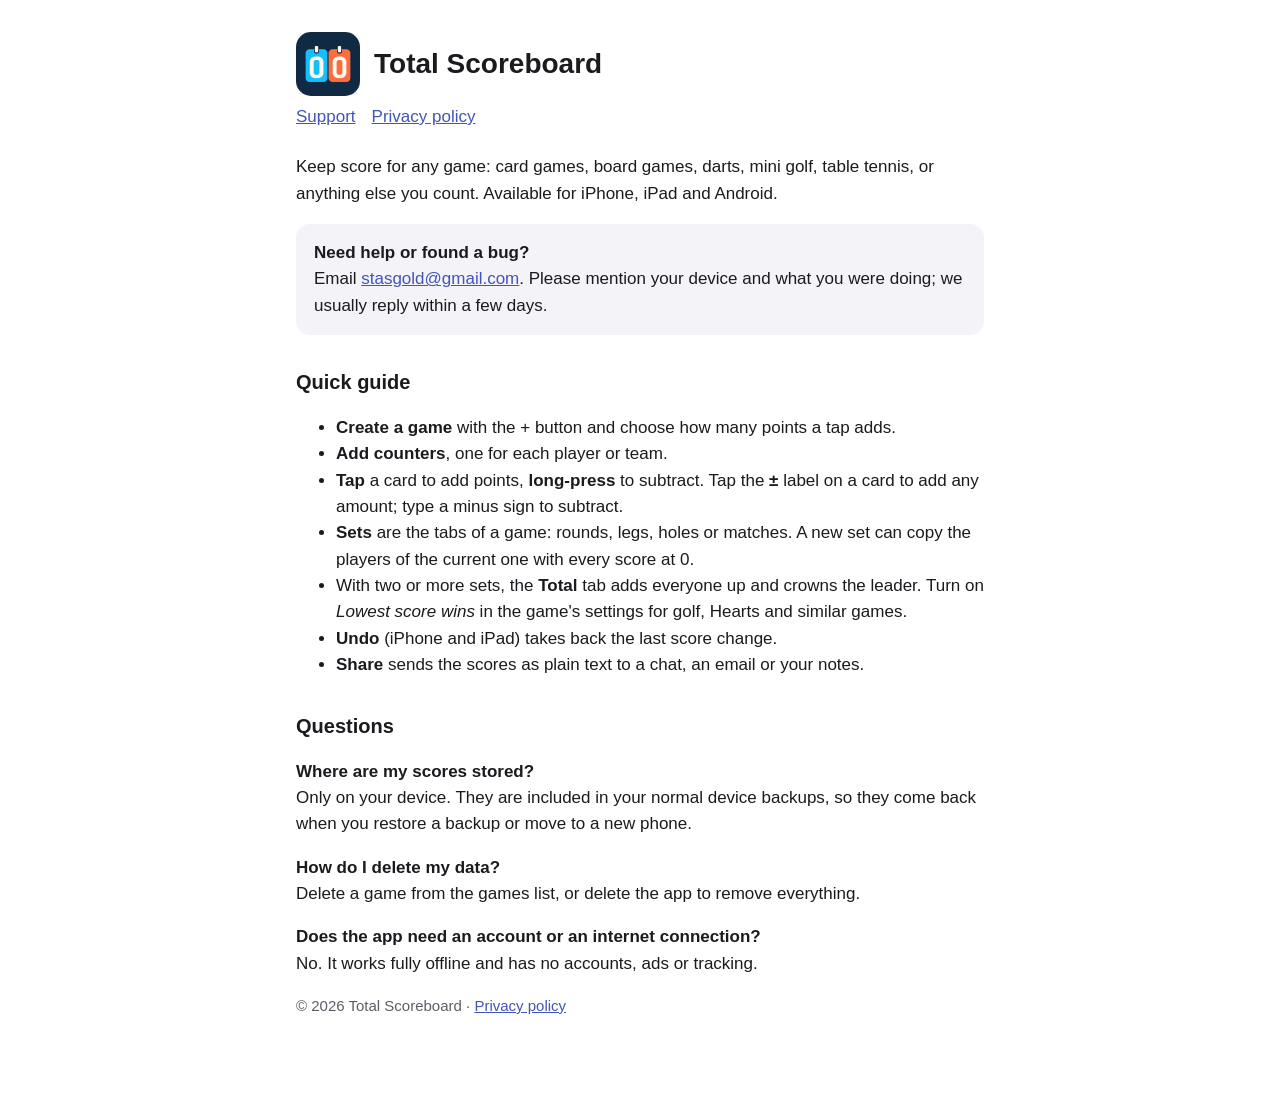
<file: index.html>
<!doctype html>
<html lang="en">
<head>
  <meta charset="utf-8">
  <meta name="viewport" content="width=device-width, initial-scale=1">
  <title>Total Scoreboard – Support</title>
  <meta name="description" content="Help and contact for Total Scoreboard, the score keeper for any game.">
  <link rel="icon" href="icon.png">
  <link rel="stylesheet" href="style.css">
</head>
<body>
<main>
  <header>
    <img src="icon.png" alt="">
    <h1>Total Scoreboard</h1>
  </header>
  <nav><a href="./">Support</a><a href="privacy.html">Privacy policy</a></nav>

  <p>Keep score for any game: card games, board games, darts, mini golf, table tennis, or anything else you count.
     Available for iPhone, iPad and Android.</p>

  <div class="card">
    <strong>Need help or found a bug?</strong><br>
    Email <a href="mailto:stasgold@gmail.com?subject=Total%20Scoreboard">stasgold@gmail.com</a>.
    Please mention your device and what you were doing; we usually reply within a few days.
  </div>

  <h2>Quick guide</h2>
  <ul>
    <li><strong>Create a game</strong> with the + button and choose how many points a tap adds.</li>
    <li><strong>Add counters</strong>, one for each player or team.</li>
    <li><strong>Tap</strong> a card to add points, <strong>long-press</strong> to subtract.
        Tap the <strong>±</strong> label on a card to add any amount; type a minus sign to subtract.</li>
    <li><strong>Sets</strong> are the tabs of a game: rounds, legs, holes or matches. A new set can copy the
        players of the current one with every score at 0.</li>
    <li>With two or more sets, the <strong>Total</strong> tab adds everyone up and crowns the leader.
        Turn on <em>Lowest score wins</em> in the game's settings for golf, Hearts and similar games.</li>
    <li><strong>Undo</strong> (iPhone and iPad) takes back the last score change.</li>
    <li><strong>Share</strong> sends the scores as plain text to a chat, an email or your notes.</li>
  </ul>

  <h2>Questions</h2>
  <p><strong>Where are my scores stored?</strong><br>
     Only on your device. They are included in your normal device backups, so they come back when you restore
     a backup or move to a new phone.</p>
  <p><strong>How do I delete my data?</strong><br>
     Delete a game from the games list, or delete the app to remove everything.</p>
  <p><strong>Does the app need an account or an internet connection?</strong><br>
     No. It works fully offline and has no accounts, ads or tracking.</p>

  <p class="muted">© 2026 Total Scoreboard · <a href="privacy.html">Privacy policy</a></p>
</main>
</body>
</html>
</file>
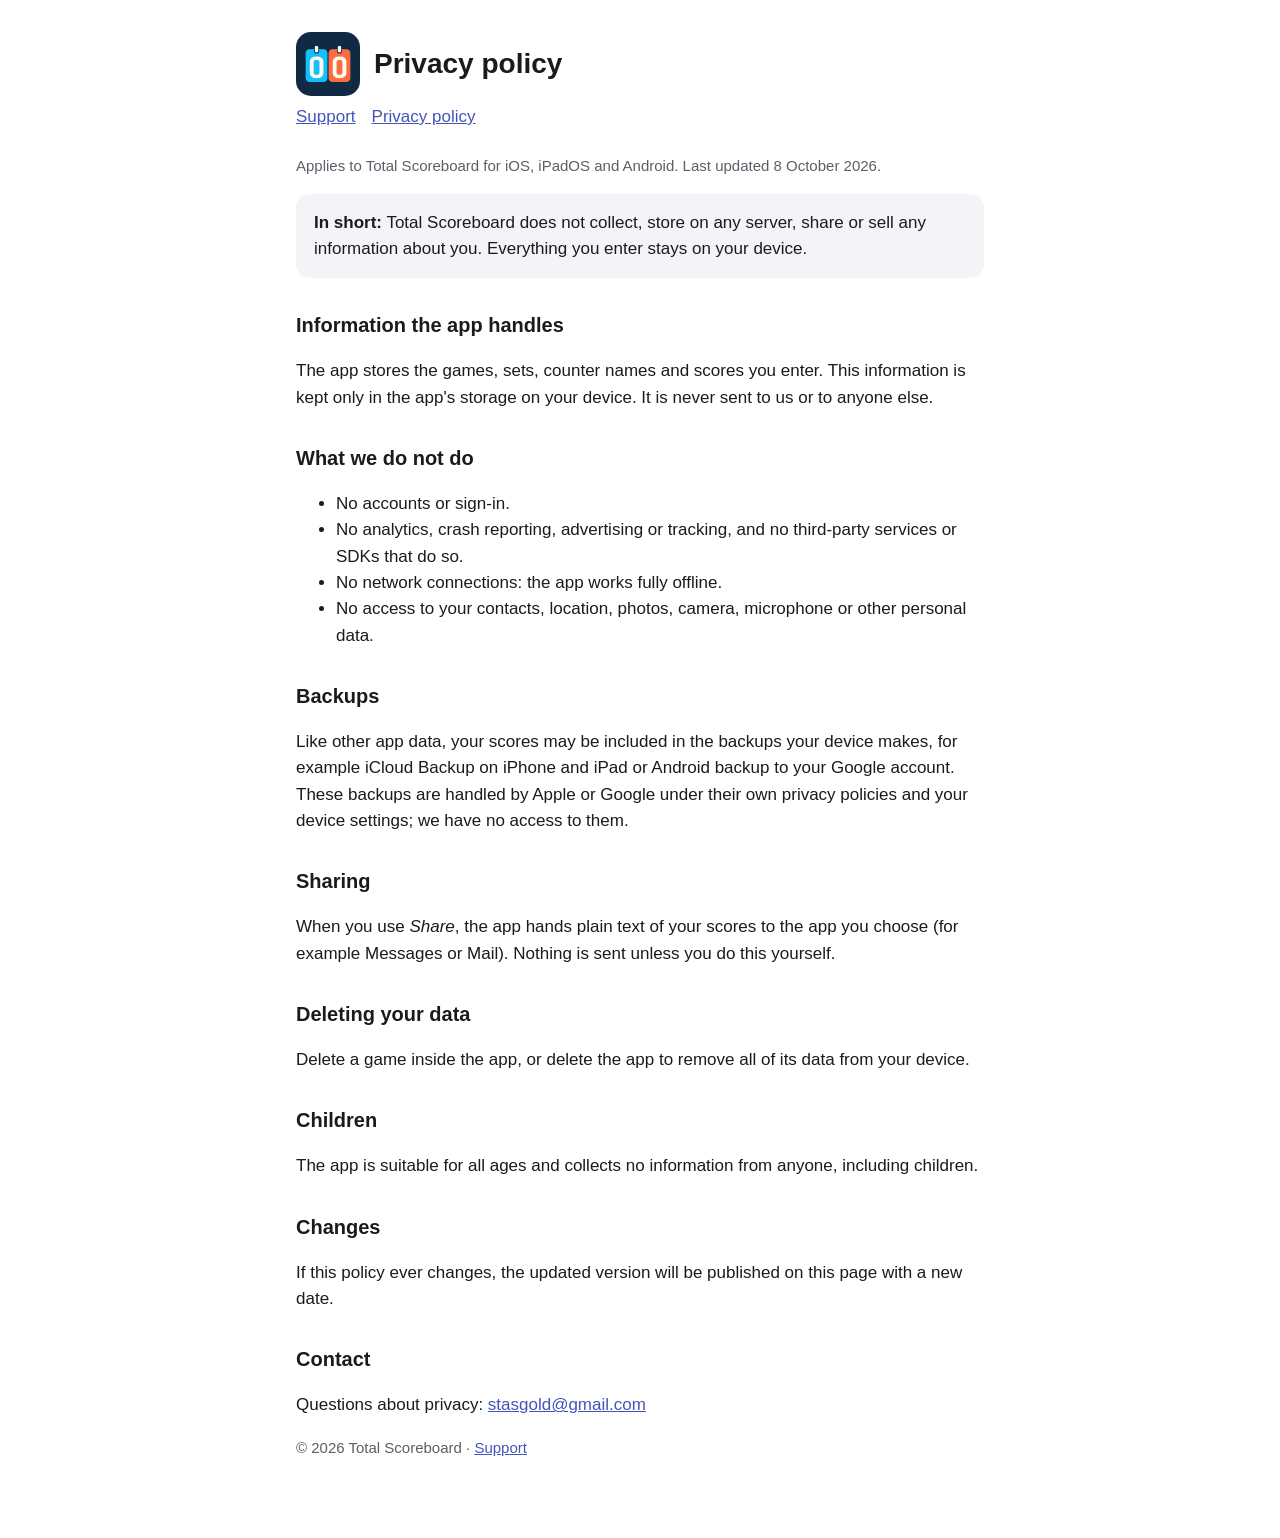
<file: privacy.html>
<!doctype html>
<html lang="en">
<head>
  <meta charset="utf-8">
  <meta name="viewport" content="width=device-width, initial-scale=1">
  <title>Total Scoreboard – Privacy policy</title>
  <meta name="description" content="Total Scoreboard does not collect any personal data.">
  <link rel="icon" href="icon.png">
  <link rel="stylesheet" href="style.css">
</head>
<body>
<main>
  <header>
    <img src="icon.png" alt="">
    <h1>Privacy policy</h1>
  </header>
  <nav><a href="./">Support</a><a href="privacy.html">Privacy policy</a></nav>
  <p class="muted">Applies to Total Scoreboard for iOS, iPadOS and Android. Last updated 8 October 2026.</p>

  <div class="card"><strong>In short:</strong> Total Scoreboard does not collect, store on any server, share or
    sell any information about you. Everything you enter stays on your device.</div>

  <h2>Information the app handles</h2>
  <p>The app stores the games, sets, counter names and scores you enter. This information is kept only in the
     app's storage on your device. It is never sent to us or to anyone else.</p>

  <h2>What we do not do</h2>
  <ul>
    <li>No accounts or sign-in.</li>
    <li>No analytics, crash reporting, advertising or tracking, and no third-party services or SDKs that do so.</li>
    <li>No network connections: the app works fully offline.</li>
    <li>No access to your contacts, location, photos, camera, microphone or other personal data.</li>
  </ul>

  <h2>Backups</h2>
  <p>Like other app data, your scores may be included in the backups your device makes, for example iCloud
     Backup on iPhone and iPad or Android backup to your Google account. These backups are handled by Apple or
     Google under their own privacy policies and your device settings; we have no access to them.</p>

  <h2>Sharing</h2>
  <p>When you use <em>Share</em>, the app hands plain text of your scores to the app you choose (for example
     Messages or Mail). Nothing is sent unless you do this yourself.</p>

  <h2>Deleting your data</h2>
  <p>Delete a game inside the app, or delete the app to remove all of its data from your device.</p>

  <h2>Children</h2>
  <p>The app is suitable for all ages and collects no information from anyone, including children.</p>

  <h2>Changes</h2>
  <p>If this policy ever changes, the updated version will be published on this page with a new date.</p>

  <h2>Contact</h2>
  <p>Questions about privacy: <a href="mailto:stasgold@gmail.com?subject=Total%20Scoreboard%20privacy">stasgold@gmail.com</a></p>

  <p class="muted">© 2026 Total Scoreboard · <a href="./">Support</a></p>
</main>
</body>
</html>
</file>
<file: style.css>
:root { --bg: #ffffff; --fg: #1b1b1f; --muted: #5d5e67; --accent: #4355b9; --card: #f3f3f8; }
@media (prefers-color-scheme: dark) {
  :root { --bg: #102a43; --fg: #eef1f6; --muted: #b7c0cc; --accent: #bac3ff; --card: #17364f; }
}
* { box-sizing: border-box; }
body { margin: 0; background: var(--bg); color: var(--fg);
  font: 17px/1.55 -apple-system, BlinkMacSystemFont, "Segoe UI", Roboto, Helvetica, Arial, sans-serif; }
main { max-width: 720px; margin: 0 auto; padding: 32px 16px 64px; }
header { display: flex; align-items: center; gap: 14px; margin-bottom: 8px; }
header img { width: 64px; height: 64px; border-radius: 15px; }
h1 { font-size: 28px; line-height: 1.2; margin: 0; }
h2 { font-size: 20px; margin: 32px 0 8px; }
p, li { color: var(--fg); }
.muted { color: var(--muted); font-size: 15px; }
a { color: var(--accent); }
nav { margin: 4px 0 24px; display: flex; gap: 16px; }
.card { background: var(--card); border-radius: 14px; padding: 16px 18px; margin: 16px 0; }
</file>
